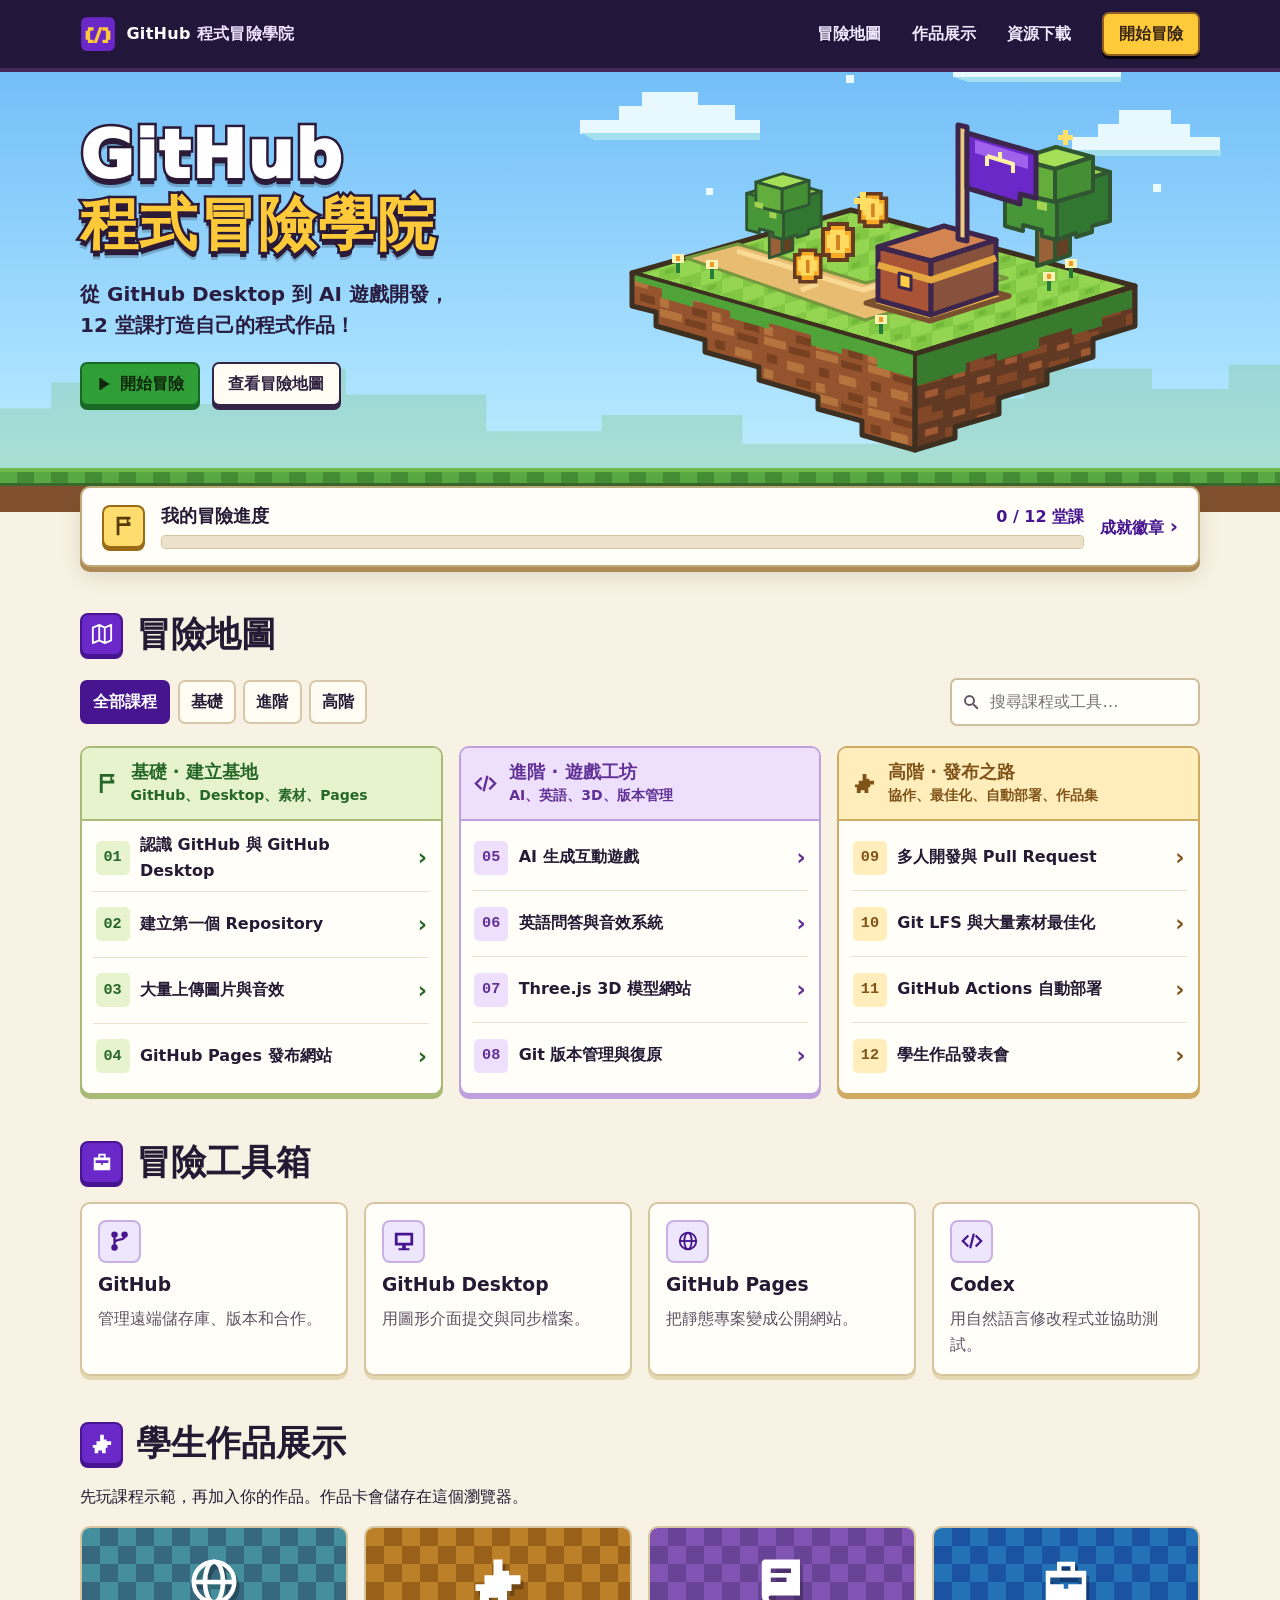
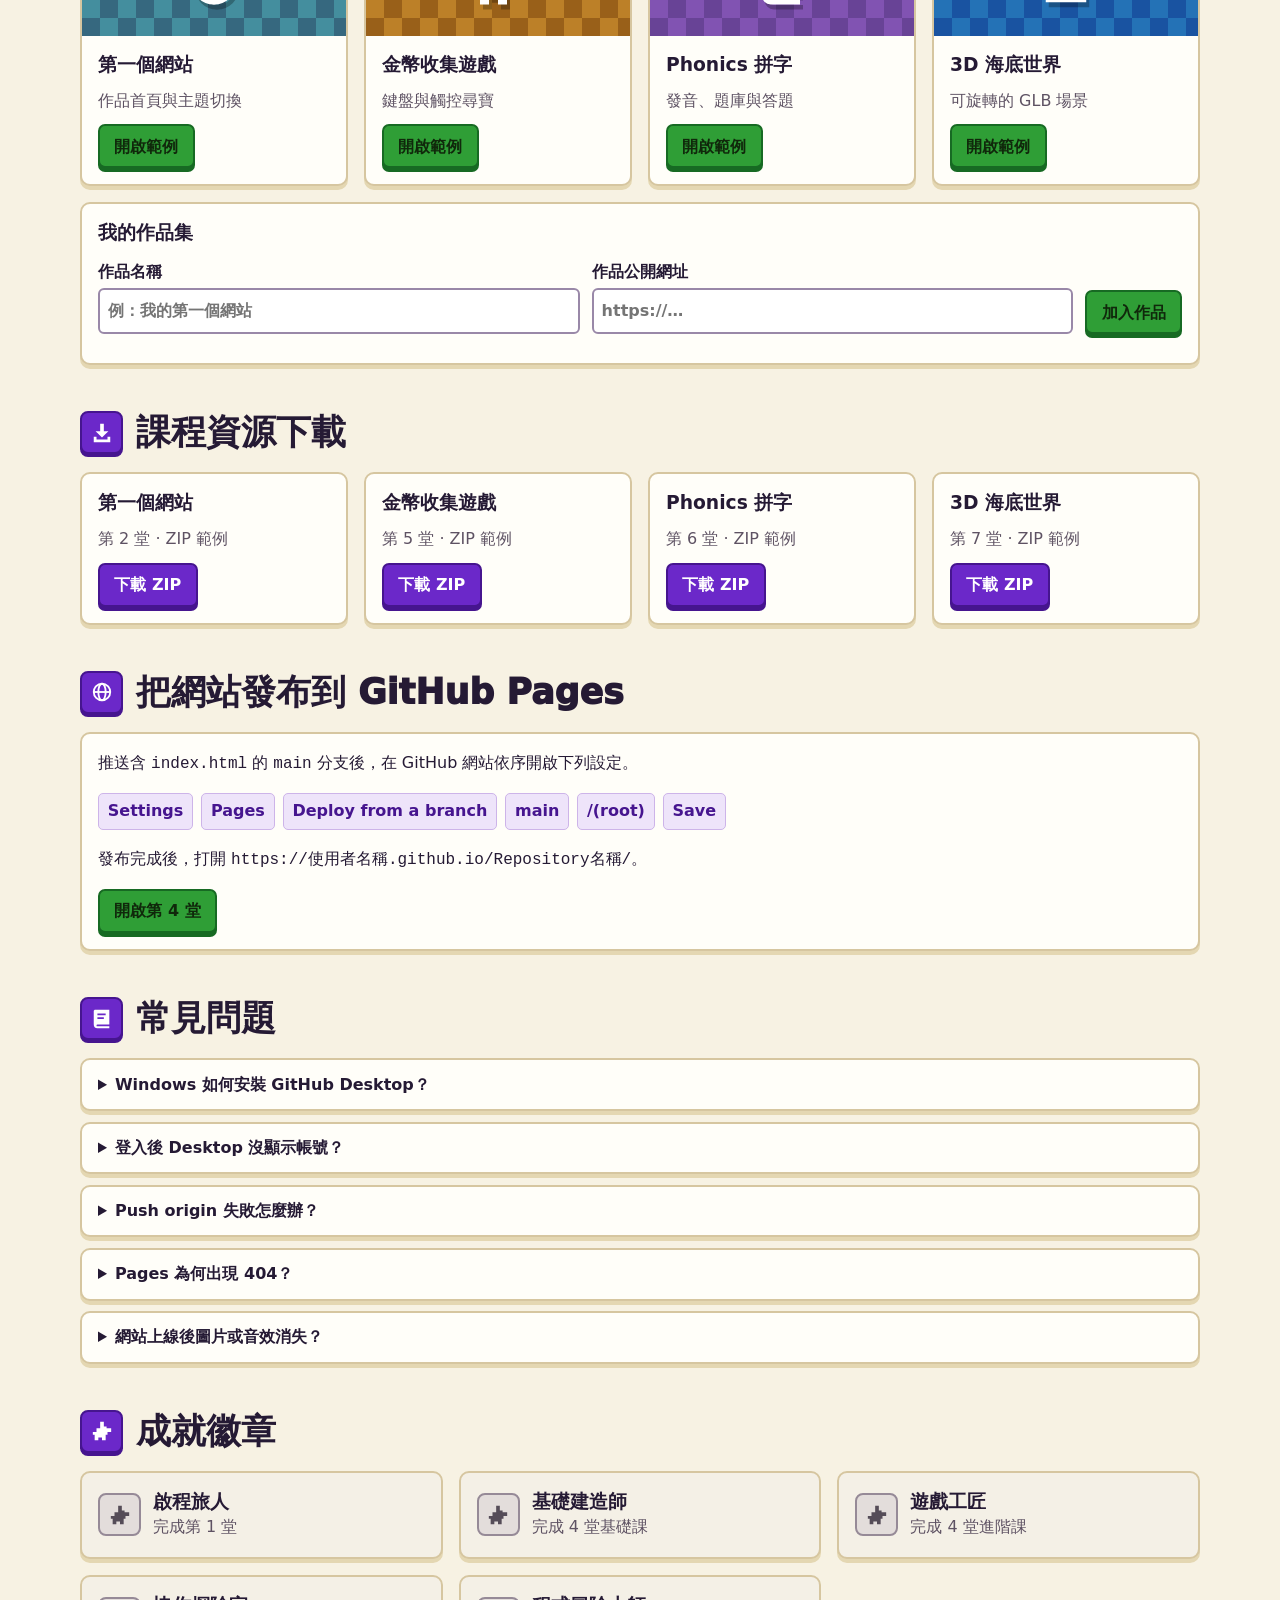
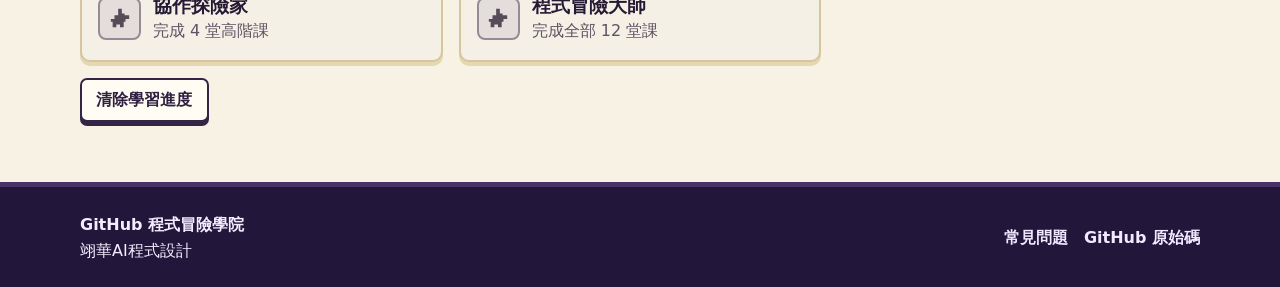
<file: index.html>
<!doctype html>
<html lang="zh-Hant">
<head>
  <meta charset="utf-8">
  <meta name="viewport" content="width=device-width, initial-scale=1">
  <meta name="description" content="從 GitHub Desktop 到 AI 遊戲開發，12 堂互動課帶你完成自己的程式作品。">
  <meta name="theme-color" content="#22163a">
  <title>GitHub 程式冒險學院</title>
  <link rel="icon" href="./assets/images/favicon.svg" type="image/svg+xml">
  <link rel="stylesheet" href="./css/style.css">
  <script type="module" src="./js/app.js"></script>
</head>
<body>
  <a class="skip" href="#main">跳到主要內容</a>
  <header class="top">
    <div class="wrap top-inner">
      <a class="brand" href="#home" aria-label="GitHub 程式冒險學院首頁"><svg aria-hidden="true"><use href="./assets/images/icons.svg#brand"/></svg><span>GitHub <b>程式冒險學院</b></span></a>
      <button class="menu btn btn-light" id="menu" type="button" aria-expanded="false" aria-controls="top-nav">選單</button>
      <nav id="top-nav" aria-label="網站導覽">
        <a href="#map">冒險地圖</a><a href="#gallery">作品展示</a><a href="#resources">資源下載</a>
        <a class="nav-start" href="#lesson-1" data-continue>開始冒險</a>
      </nav>
    </div>
  </header>
  <main id="main" tabindex="-1">
    <div id="home">
      <section class="hero" aria-labelledby="hero-title">
        <div class="wrap hero-inner">
          <div class="hero-copy">
            <h1 id="hero-title"><span>GitHub</span><br>程式冒險學院</h1>
            <p>從 GitHub Desktop 到 AI 遊戲開發，<br class="desktop-break">12 堂課打造自己的程式作品！</p>
            <div class="actions">
              <a class="btn btn-green" href="#lesson-1" data-continue><svg aria-hidden="true"><use href="./assets/images/icons.svg#play"/></svg>開始冒險</a>
              <a class="btn btn-light" href="#map">查看冒險地圖</a>
            </div>
          </div>
          <img class="hero-scene" src="./assets/images/adventure.svg" width="680" height="440" alt="">
        </div>
      </section>
      <div class="wrap home-body">
        <section class="progress-card" aria-labelledby="progress-title">
          <span class="icon-tile progress-icon"><svg aria-hidden="true"><use href="./assets/images/icons.svg#flag"/></svg></span>
          <div class="progress-main">
            <div class="progress-row"><h2 id="progress-title">我的冒險進度</h2><strong data-count>0 / 12 堂課</strong></div>
            <progress id="overall-progress" aria-labelledby="progress-title" value="0" max="12"></progress>
          </div>
          <a class="progress-link" href="#achievements">成就徽章 <span aria-hidden="true">›</span></a>
        </section>
        <section id="map" class="section" aria-labelledby="map-title">
          <div class="section-heading"><span class="icon-tile"><svg aria-hidden="true"><use href="./assets/images/icons.svg#map"/></svg></span><h2 id="map-title">冒險地圖</h2></div>
          <div class="map-controls">
            <div class="filters" role="group" aria-label="課程階段"></div>
            <label class="search"><svg aria-hidden="true"><use href="./assets/images/icons.svg#search"/></svg><input id="search" type="search" placeholder="搜尋課程或工具…" aria-label="搜尋課程或工具"></label>
          </div>
          <div class="map-grid" id="lesson-map"></div>
          <p id="map-message" role="status" hidden>找不到符合的課程。試試 Git、音效或部署。</p>
        </section>
        <section id="tools" class="section" aria-labelledby="tools-title">
          <div class="section-heading"><span class="icon-tile"><svg aria-hidden="true"><use href="./assets/images/icons.svg#box"/></svg></span><h2 id="tools-title">冒險工具箱</h2></div>
          <div id="tool-grid" class="tool-grid"></div>
        </section>
        <section id="gallery" class="section" aria-labelledby="gallery-title">
          <div class="section-heading"><span class="icon-tile"><svg aria-hidden="true"><use href="./assets/images/icons.svg#star"/></svg></span><h2 id="gallery-title">學生作品展示</h2></div>
          <p>先玩課程示範，再加入你的作品。作品卡會儲存在這個瀏覽器。</p>
          <div id="example-gallery" class="gallery-grid"></div>
          <div class="box portfolio">
            <h3>我的作品集</h3>
            <form id="portfolio-form">
              <label>作品名稱<input name="name" maxlength="60" required placeholder="例：我的第一個網站"></label>
              <label>作品公開網址<input name="url" type="url" maxlength="1000" required placeholder="https://…"></label>
              <button class="btn btn-green">加入作品</button>
            </form>
            <p id="portfolio-status" role="status"></p>
            <ul id="portfolio-list"></ul>
          </div>
        </section>
        <section id="resources" class="section" aria-labelledby="resources-title">
          <div class="section-heading"><span class="icon-tile"><svg aria-hidden="true"><use href="./assets/images/icons.svg#download"/></svg></span><h2 id="resources-title">課程資源下載</h2></div>
          <div id="downloads" class="resource-grid"></div>
        </section>
        <section id="pages" class="section" aria-labelledby="pages-title">
          <div class="section-heading"><span class="icon-tile"><svg aria-hidden="true"><use href="./assets/images/icons.svg#globe"/></svg></span><h2 id="pages-title">把網站發布到 GitHub Pages</h2></div>
          <div class="box pages-card">
            <p>推送含 <code>index.html</code> 的 <code>main</code> 分支後，在 GitHub 網站依序開啟下列設定。</p>
            <ol class="flow"><li>Settings</li><li>Pages</li><li>Deploy from a branch</li><li>main</li><li>/(root)</li><li>Save</li></ol>
            <p>發布完成後，打開 <code>https://使用者名稱.github.io/Repository名稱/</code>。</p>
            <a class="btn btn-green" href="#lesson-4">開啟第 4 堂</a>
          </div>
        </section>
        <section id="faq" class="section" aria-labelledby="faq-title">
          <div class="section-heading"><span class="icon-tile"><svg aria-hidden="true"><use href="./assets/images/icons.svg#book"/></svg></span><h2 id="faq-title">常見問題</h2></div>
          <div id="faq-items"></div>
        </section>
        <section id="achievements" class="section" aria-labelledby="achievement-title">
          <div class="section-heading"><span class="icon-tile"><svg aria-hidden="true"><use href="./assets/images/icons.svg#star"/></svg></span><h2 id="achievement-title">成就徽章</h2></div>
          <div id="badge-grid" class="badge-grid"></div>
          <button class="btn btn-light reset-btn" type="button" id="reset-progress">清除學習進度</button>
        </section>
      </div>
    </div>
    <section class="wrap lesson-layout" id="lesson-view" aria-label="課程" hidden>
      <aside aria-label="課程索引">
        <div class="sidebar">
          <a href="#map" class="back-link">‹ 回冒險地圖</a>
          <p data-count>0 / 12 堂課</p>
          <details id="lesson-menu"><summary>課程導覽</summary><nav id="lesson-nav" aria-label="12 堂課"></nav></details>
        </div>
      </aside>
      <article id="lesson-content" class="lesson-content"></article>
    </section>
  </main>
  <footer><div class="wrap footer-inner"><div><b>GitHub 程式冒險學院</b><br>翊華AI程式設計</div><div><a href="#faq">常見問題</a><a href="https://github.com/JackChung-Taiwan/github_tutorial">GitHub 原始碼</a></div></div></footer>
  <div id="toast" role="status" aria-live="polite"></div>
</body>
</html>
</file>
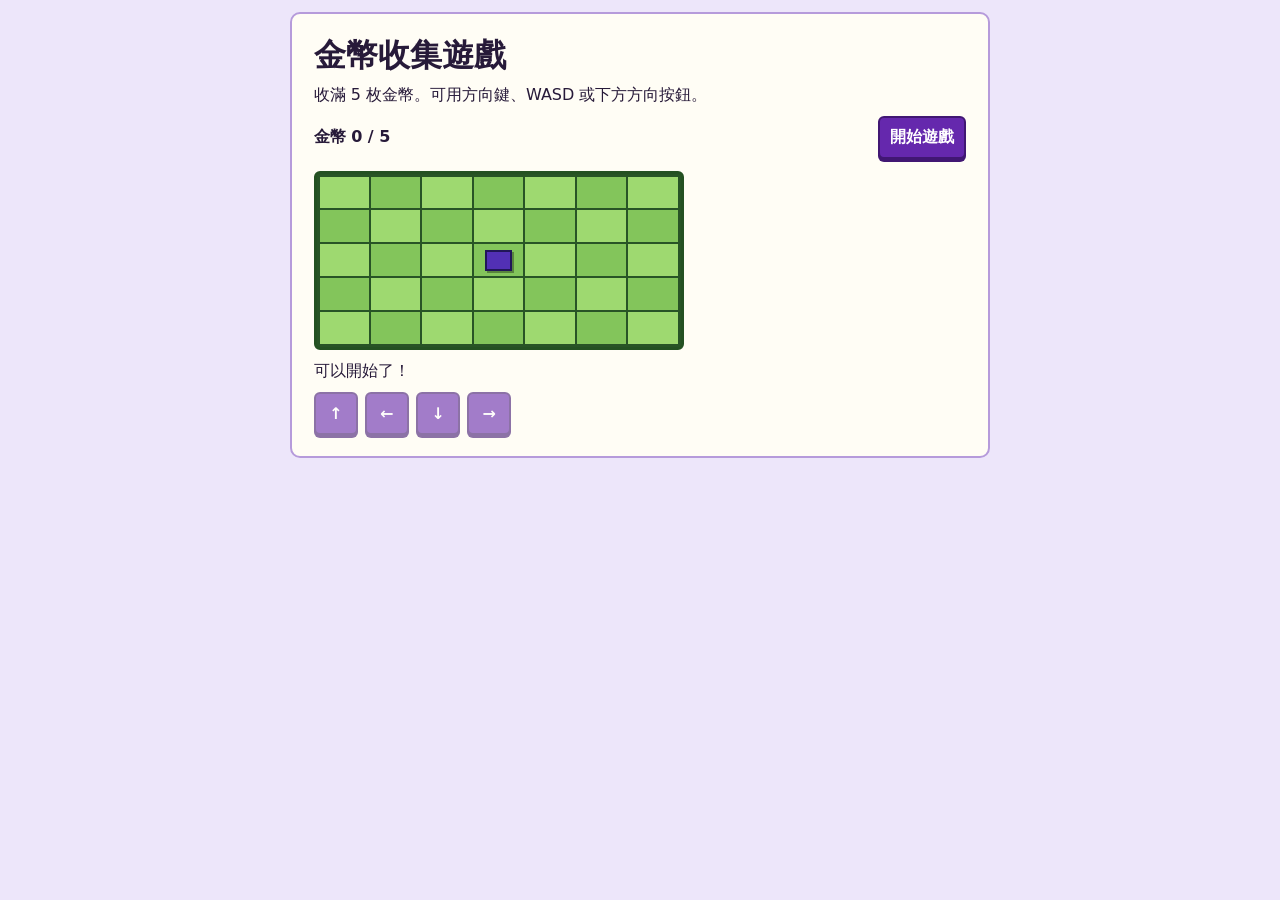
<file: examples/coin-game/index.html>
<!doctype html>
<html lang="zh-Hant">
<head>
  <meta charset="utf-8">
  <meta name="viewport" content="width=device-width, initial-scale=1">
  <title>金幣收集遊戲</title>
  <link rel="stylesheet" href="./style.css">
  <link rel="icon" href="./icon.svg" type="image/svg+xml">
  <script defer src="./game.js"></script>
</head>
<body>
  <main>
    <h1>金幣收集遊戲</h1>
    <p id="instructions">收滿 5 枚金幣。可用方向鍵、WASD 或下方方向按鈕。</p>
    <div class="scorebar"><strong id="score">金幣 0 / 5</strong><button id="start" type="button">開始遊戲</button></div>
    <div id="game" tabindex="0" role="group" aria-label="金幣遊戲棋盤" aria-describedby="instructions position"></div>
    <p id="position" role="status">可以開始了！</p>
    <div class="dpad" aria-label="移動方向">
      <button type="button" data-move="up" aria-label="上" disabled>↑</button>
      <button type="button" data-move="left" aria-label="左" disabled>←</button>
      <button type="button" data-move="down" aria-label="下" disabled>↓</button>
      <button type="button" data-move="right" aria-label="右" disabled>→</button>
    </div>
  </main>
</body>
</html>
</file>
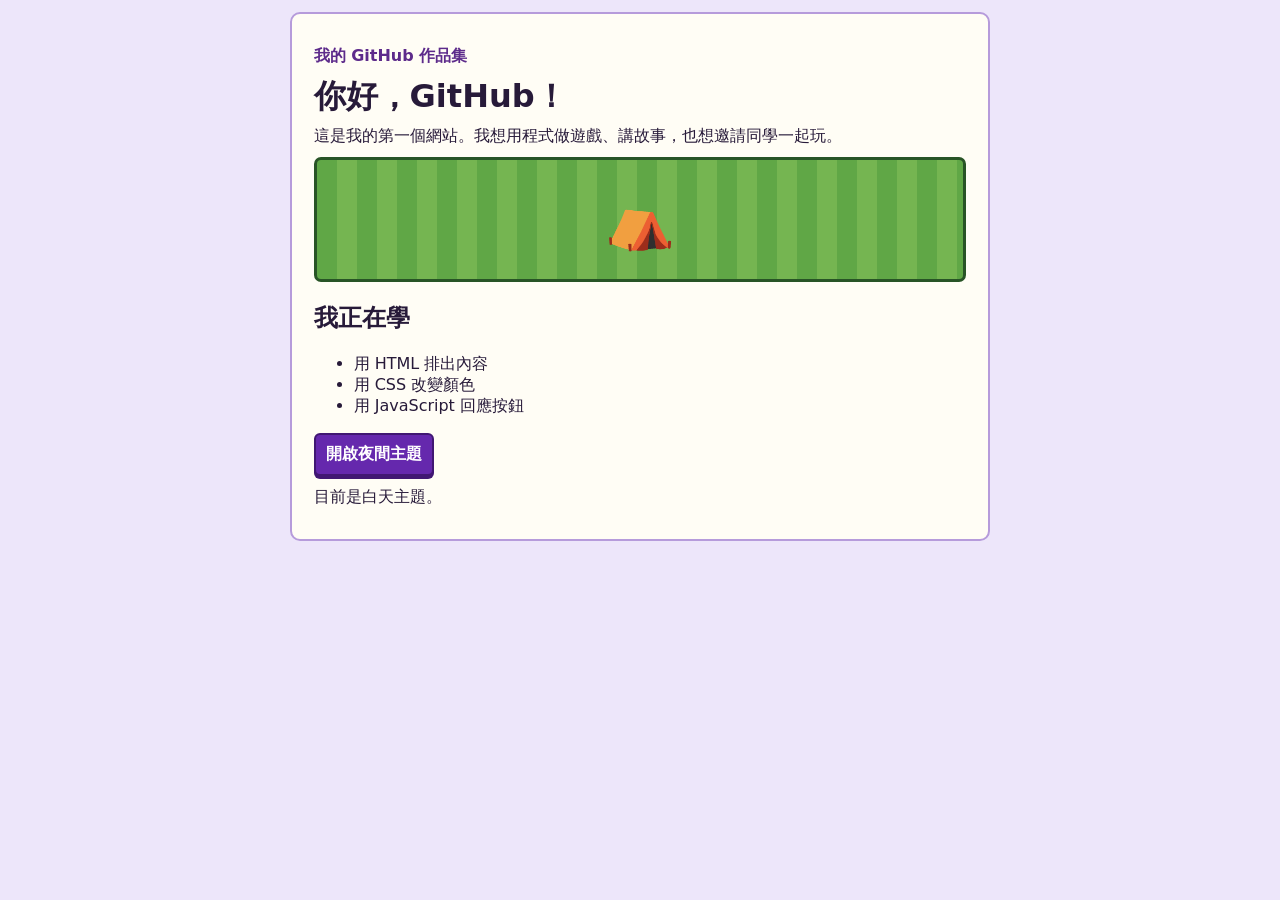
<file: examples/first-website/index.html>
<!doctype html>
<html lang="zh-Hant">
<head>
  <meta charset="utf-8">
  <meta name="viewport" content="width=device-width, initial-scale=1">
  <title>我的第一個網站</title>
  <link rel="stylesheet" href="./style.css">
  <link rel="icon" href="./icon.svg" type="image/svg+xml">
  <script defer src="./app.js"></script>
</head>
<body>
  <main>
    <p class="eyebrow">我的 GitHub 作品集</p>
    <h1>你好，GitHub！</h1>
    <p>這是我的第一個網站。我想用程式做遊戲、講故事，也想邀請同學一起玩。</p>
    <div class="scene" aria-hidden="true"><span>⛺</span></div>
    <h2>我正在學</h2>
    <ul><li>用 HTML 排出內容</li><li>用 CSS 改變顏色</li><li>用 JavaScript 回應按鈕</li></ul>
    <button id="theme" type="button" aria-pressed="false">開啟夜間主題</button>
    <p id="theme-status" role="status">目前是白天主題。</p>
  </main>
</body>
</html>
</file>
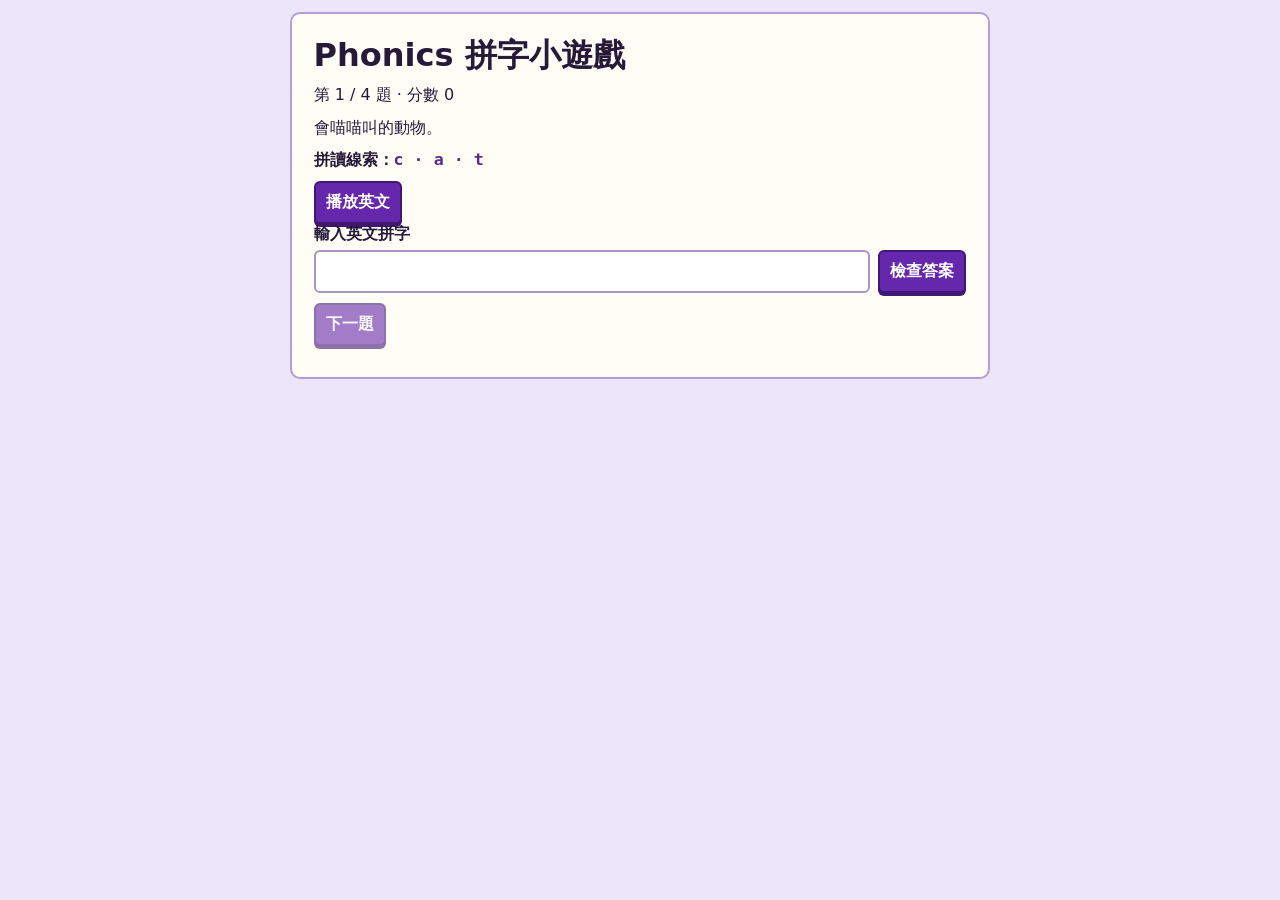
<file: examples/phonics-game/index.html>
<!doctype html>
<html lang="zh-Hant">
<head>
  <meta charset="utf-8">
  <meta name="viewport" content="width=device-width, initial-scale=1">
  <title>Phonics 拼字小遊戲</title>
  <link rel="stylesheet" href="./style.css">
  <link rel="icon" href="./icon.svg" type="image/svg+xml">
  <script defer src="./game.js"></script>
</head>
<body>
  <main>
    <h1>Phonics 拼字小遊戲</h1>
    <p id="counter">讀取題庫中…</p>
    <p id="tip"></p>
    <p><strong>拼讀線索：</strong><span id="chunks"></span></p>
    <div class="actions"><button id="speak" type="button" disabled>播放英文</button></div>
    <p id="speech-status" role="status"></p>
    <form id="spelling">
      <label for="answer">輸入英文拼字</label>
      <div class="answer-row"><input id="answer" autocomplete="off" autocapitalize="off" spellcheck="false" maxlength="30" disabled>
        <button id="check" disabled>檢查答案</button></div>
    </form>
    <div class="actions">
      <button id="next" type="button" disabled>下一題</button>
      <button id="restart" type="button" hidden>再玩一次</button>
    </div>
    <p id="feedback" role="status"></p>
  </main>
</body>
</html>
</file>
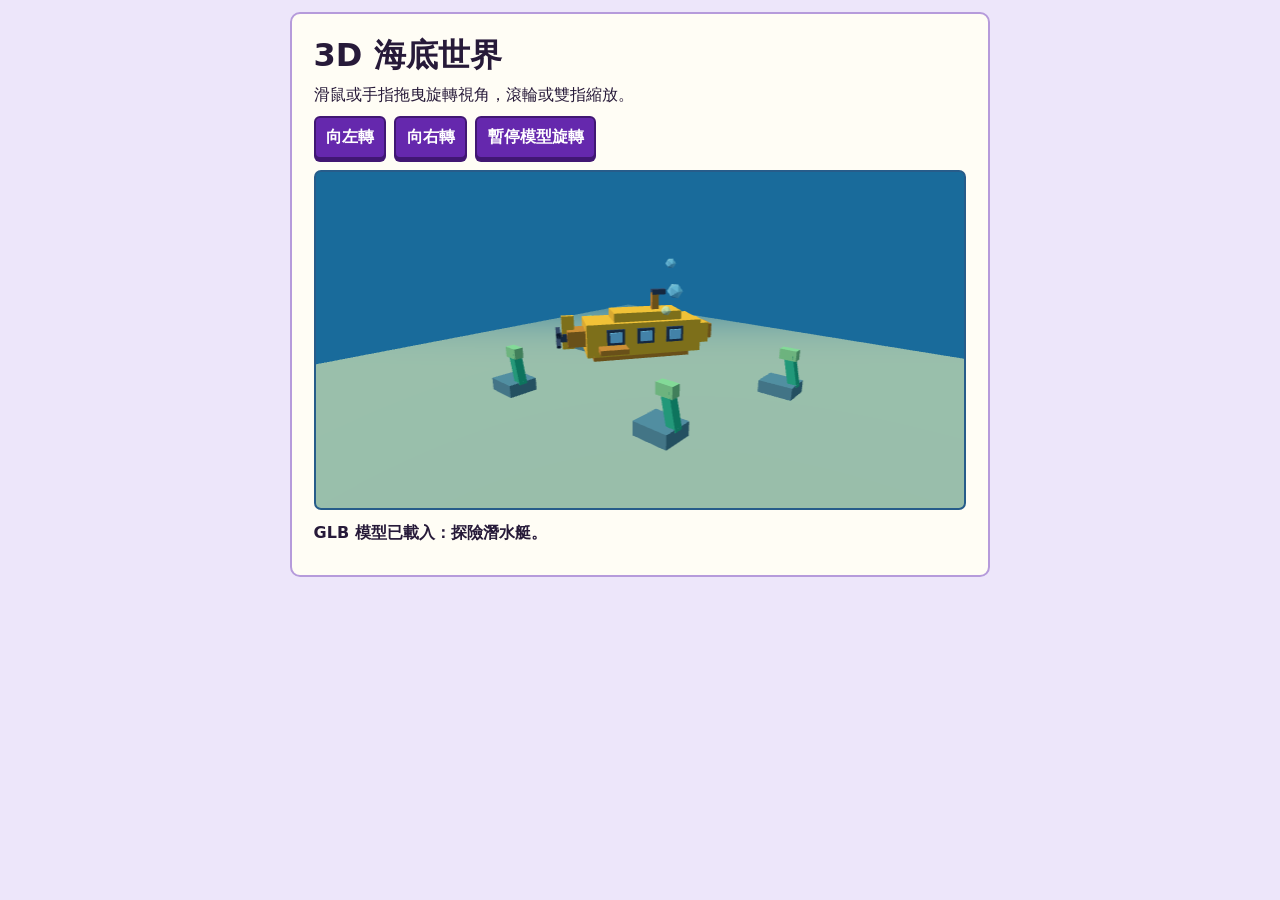
<file: examples/threejs-ocean/index.html>
<!doctype html>
<html lang="zh-Hant">
<head>
  <meta charset="utf-8">
  <meta name="viewport" content="width=device-width, initial-scale=1">
  <title>Three.js 3D 海底世界</title>
  <link rel="stylesheet" href="./style.css">
  <link rel="icon" href="./icon.svg" type="image/svg+xml">
  <script type="importmap">
    {
      "imports": {
        "three": "./vendor/core/three.module.min.js",
        "three/addons/": "./vendor/addons/"
      }
    }
  </script>
  <script type="module" src="./ocean.js"></script>
</head>
<body>
  <main>
    <h1>3D 海底世界</h1>
    <p>滑鼠或手指拖曳旋轉視角，滾輪或雙指縮放。</p>
    <div class="actions" aria-label="相機控制">
      <button id="left" type="button" disabled>向左轉</button>
      <button id="right" type="button" disabled>向右轉</button>
      <button id="spin" type="button" aria-pressed="false" disabled>暫停模型旋轉</button>
    </div>
    <figure id="ocean" aria-label="3D 海床與潛水艇"></figure>
    <p id="status" role="status">載入海底世界…</p>
  </main>
</body>
</html>
</file>
<file: css/style.css>
:root {
  --purple:#6b28c9; --purple-dark:#46158f; --green:#2f9e36; --green-dark:#176a23;
  --gold:#ffca39; --cream:#fffdf3; --paper:#fffef9; --sky:#81c9ff;
  --ink:#251a34; --muted:#5e5263; --soil:#e5d9b7; --shell:#f7f2e3;
  --night:#22163a; --radius:10px; --shadow:0 4px 0 #e4d7b2;
}
*, *::before, *::after {box-sizing:border-box}
html {scroll-padding-top:1rem}
body {margin:0;font:1rem/1.65 "Noto Sans TC","Microsoft JhengHei",system-ui,sans-serif;color:var(--ink);background:var(--shell)}
h1,h2,h3,h4,p,figure {margin:0}
h2,h3,h4 {line-height:1.35}
a {color:var(--purple-dark);text-underline-offset:.2em}
img,svg {display:block;max-width:100%}
button,input,select {font:inherit}
button,summary {cursor:pointer}
input,select {min-width:0;max-width:100%}
[hidden] {display:none!important}
:focus-visible {outline:3px solid #1367b5;outline-offset:4px}
.top :focus-visible,footer :focus-visible {outline-color:var(--gold)}
.wrap {width:min(1120px, calc(100% - 64px));margin-inline:auto}
.skip {position:fixed;top:.5rem;left:.5rem;z-index:20;background:white;padding:.65rem 1rem;transform:translateY(-160%)}
.skip:focus {transform:none}
.sr-only {position:absolute;width:1px;height:1px;padding:0;margin:-1px;overflow:hidden;clip-path:inset(50%);white-space:nowrap}
.top {background:var(--night);color:#fff;border-bottom:4px solid #422959}
.top-inner,.footer-inner {display:flex;align-items:center;justify-content:space-between;gap:1rem;min-height:68px}
.brand {color:inherit;text-decoration:none;display:flex;align-items:center;gap:.65rem;font-weight:850;letter-spacing:.02em;line-height:1.2}
.brand svg {width:36px;height:36px;flex:none}
.brand b {color:#efe1ff}
.top nav {display:flex;align-items:center;gap:clamp(.8rem,2.4vw,2rem)}
.top nav a,footer a {color:#f1e9ff;font-weight:750;text-decoration:none}
.top nav a:hover,footer a:hover {text-decoration:underline}
.top nav .nav-start {padding:.45rem .95rem;background:var(--gold);color:#392514;border:2px solid #8f6021;border-radius:7px;box-shadow:0 3px 0 #080311}
.menu {display:none!important}
.hero {position:relative;overflow:hidden;background:linear-gradient(#74bff8 1%,#a8e1ff 71%,#c2edfb);border-bottom:26px solid #81512e}
.hero::before,.hero::after {content:"";position:absolute;inset:auto 0 0;pointer-events:none}
.hero::before {height:33%;background:#70bb63;opacity:.26;clip-path:polygon(0 43%,4% 43%,4% 24%,13% 24%,13% 40%,20% 40%,20% 14%,27% 14%,27% 33%,38% 33%,38% 60%,47% 60%,47% 48%,58% 48%,58% 69%,72% 69%,72% 36%,80% 36%,80% 14%,90% 14%,90% 29%,96% 29%,96% 11%,100% 11%,100% 100%,0 100%)}
.hero::after {height:18px;background:repeating-conic-gradient(#458d35 0 25%,#58a843 0 50%) 0 0/34px 24px;border-top:4px solid #6fba4a;border-bottom:3px solid #38682e}
.hero-inner {position:relative;isolation:isolate;display:grid;grid-template-columns:1fr 1fr;align-items:center;min-height:414px;padding-block:36px 68px}
.hero-copy {z-index:1}
.hero h1 {font-size:clamp(2.25rem,4.5vw,4.4rem);font-weight:1000;line-height:1.12;letter-spacing:.025em;color:var(--gold);paint-order:stroke fill;-webkit-text-stroke:5px #2b1b39;text-shadow:0 6px #2b1b39,0 9px #0003}
.hero h1 span {font-size:1.13em;color:#fff}
.hero p {margin:1.35rem 0;font-weight:850;font-size:clamp(1rem,1.7vw,1.25rem);line-height:1.55;color:#291d41}
.hero-scene {width:min(62vw,680px);max-width:none;height:auto;position:absolute;right:-3%;bottom:26px;z-index:-1}
.actions {display:flex;gap:.75rem;align-items:center;flex-wrap:wrap}
.btn {display:inline-flex;align-items:center;justify-content:center;gap:.45rem;text-decoration:none;border:2px solid var(--edge,#342547);border-radius:7px;background:var(--fill,#fffdf3);color:var(--text,#2f2040);padding:.58rem .9rem;min-height:44px;font-weight:850;line-height:1.35;text-align:center;box-shadow:0 4px 0 var(--edge,#342547);transition:transform .12s,box-shadow .12s,filter .12s}
.btn svg {width:1rem;height:1rem;flex:none}
.btn:hover:not(:disabled) {filter:brightness(1.06)}
.btn:active:not(:disabled) {transform:translateY(3px);box-shadow:0 1px 0 var(--edge,#342547)}
.btn:disabled {opacity:.6;cursor:default}
.btn-green {--fill:var(--green);--edge:var(--green-dark);--text:#10280b}
.btn-gold {--fill:var(--gold);--edge:#85571b;--text:#2e2110}
.btn-purple {--fill:var(--purple);--edge:var(--purple-dark);--text:#fff}
.btn-light {--fill:var(--cream)}
.home-body {position:relative;margin-top:-26px;padding-bottom:60px}
.progress-card {display:grid;grid-template-columns:auto minmax(0,1fr) auto;align-items:center;gap:1rem;background:var(--paper);border:2px solid #bfaa7a;border-radius:var(--radius);padding:1rem 1.25rem;box-shadow:0 5px 0 #ac8b56,0 9px 20px #513a1b23}
.icon-tile {width:43px;height:43px;display:grid;place-items:center;flex:none;background:var(--purple);color:#fff;border:2px solid var(--purple-dark);border-radius:8px;box-shadow:0 3px 0 var(--purple-dark)}
.icon-tile svg {width:22px;height:22px}
.progress-icon {color:#573c0a;background:#ffdc6e;border-color:#9a6a16;box-shadow:0 3px 0 #9a6a16}
.progress-main {min-width:0}
.progress-row {display:flex;justify-content:space-between;align-items:baseline;gap:.5rem;margin-bottom:.3rem}
.progress-row h2 {font-size:1.15rem}
[data-count],.progress-link {font-weight:850;color:var(--purple-dark)}
.progress-link {text-decoration:none;white-space:nowrap}
.progress-link:hover {text-decoration:underline}
.progress-link span {font-size:1.25em}
progress {display:block;width:100%;height:.85rem;appearance:none;background:#ece2cc;border:1px solid #d5c49c;border-radius:4px;overflow:hidden;color:var(--green)}
progress::-webkit-progress-bar {background:#ece2cc}
progress::-webkit-progress-value {background:repeating-linear-gradient(90deg,#368f38 0 14px,#4ba844 14px 28px)}
progress::-moz-progress-bar {background:#368f38}
.section {margin-top:2.75rem;scroll-margin-top:1.5rem}
.section-heading {display:flex;align-items:center;gap:.8rem;margin-bottom:1rem}
.section-heading h2 {font-size:clamp(1.6rem,3vw,2.18rem);font-weight:950}
.section>p {margin-bottom:1rem}
.map-controls {display:flex;align-items:center;justify-content:space-between;gap:.8rem;flex-wrap:wrap;margin:1.25rem 0}
.filters {display:flex;flex-wrap:wrap;gap:.45rem}
.filters button {font-weight:800;border:2px solid #d7c9a8;border-radius:7px;background:var(--cream);color:var(--ink);padding:.4rem .7rem;min-height:44px}
.filters button[aria-pressed="true"] {background:var(--purple-dark);color:#fff;border-color:var(--purple-dark)}
.search {display:flex;align-items:center;flex:0 1 250px;gap:.5rem;background:var(--paper);border:2px solid #cdbf9d;border-radius:7px;padding:0 .65rem;color:var(--muted)}
.search svg {width:18px;height:18px;flex:none}
.search input {background:none;border:0;width:100%;min-height:44px;color:var(--ink)}
.search:focus-within {outline:3px solid #1367b5;outline-offset:2px}
.search input:focus-visible {outline:none}
.map-grid,.gallery-grid,.badge-grid {display:grid;grid-template-columns:repeat(3,minmax(0,1fr));gap:1rem}
.map-grid[data-filtered="true"] {grid-template-columns:minmax(0,1fr)}
.stage {background:var(--paper);border:2px solid var(--stage-border);box-shadow:0 4px 0 var(--stage-border);border-radius:var(--radius);overflow:hidden}
.stage-0 {--stage:#266728;--stage-fill:#e6f3cd;--stage-border:#a7bb76}
.stage-1 {--stage:#603096;--stage-fill:#eee0fc;--stage-border:#bea0dd}
.stage-2 {--stage:#805319;--stage-fill:#ffedbb;--stage-border:#cfaa62}
.stage-head {display:flex;align-items:center;gap:.75rem;background:var(--stage-fill);padding:.75rem .85rem;border-bottom:2px solid var(--stage-border);color:var(--stage)}
.stage-head svg {width:23px;height:23px;flex:none}
.stage-head h3 {font-size:1.12rem;font-weight:900}
.stage-head p {font-size:.875rem;font-weight:700}
.stage-list {margin:0;padding:.25rem .7rem;list-style:none}
.stage-list li+li {border-top:1px solid #eae2cf}
.lesson-link {display:flex;align-items:center;gap:.65rem;min-height:65px;color:var(--ink);font-weight:850;text-decoration:none;padding:.4rem .15rem}
.lesson-link:hover .lesson-name {color:var(--purple);text-decoration:underline}
.lesson-no {font:800 .95rem/1 ui-monospace,monospace;display:grid;place-items:center;min-width:34px;height:34px;border-radius:5px;background:var(--stage-fill,#efe4f9);color:var(--stage,var(--purple-dark))}
.lesson-name {flex:1;min-width:0}
.lesson-link .arrow {color:var(--stage);font-size:1.4rem;font-weight:700}
.tool-grid,.resource-grid {display:grid;grid-template-columns:repeat(4,minmax(0,1fr));gap:1rem}
.gallery-grid {grid-template-columns:repeat(4,minmax(0,1fr))}
.box,.tool-card,.show-card,.resource,.badge,details.faq {background:var(--paper);border:2px solid #d6c6a0;border-radius:var(--radius);box-shadow:var(--shadow);min-width:0}
.box,.tool-card,.resource,.badge {padding:1rem}
.tool-card {display:grid;align-content:start;gap:.55rem;color:var(--ink);text-decoration:none}
.tool-card:hover h3 {text-decoration:underline;color:var(--purple)}
.tool-card .icon-tile {color:var(--purple-dark);background:#eee6fc;border-color:#c9afe3;box-shadow:none}
.tool-card p,.resource p,.show-card p,.badge p {color:var(--muted)}
.show-card {overflow:hidden}
.show-art {height:108px;display:grid;place-items:center;color:#fff;background:repeating-conic-gradient(var(--tile1) 0 25%,var(--tile2) 0 50%) 0 0/36px 36px}
.show-art svg {height:54px;width:54px;filter:drop-shadow(3px 5px #0004)}
.show-body,.resource {display:grid;gap:.65rem;justify-items:start}
.show-body {padding:1rem}
.portfolio {margin-top:1rem}
.portfolio form,.qr-form {display:flex;gap:.75rem;align-items:end;flex-wrap:wrap;margin:.8rem 0}
.portfolio form label,.qr-form label {display:grid;flex:1 1 190px;gap:.2rem;font-weight:800}
.portfolio input,.qr-form input,.practice input:not([type=checkbox]),.practice select {border:2px solid #9988a8;border-radius:6px;padding:.5rem;background:white;color:var(--ink);width:100%}
.practice input[type=checkbox],.task-check input {width:19px;height:19px;accent-color:var(--purple);vertical-align:middle}
.task-check {min-height:44px;display:flex;align-items:center;gap:.5rem;cursor:pointer}
.portfolio ul {margin:0;padding:0;list-style:none}
.portfolio li {display:flex;align-items:center;justify-content:space-between;gap:.5rem;overflow-wrap:anywhere;padding-block:.45rem}
.portfolio li+li {border-top:1px solid var(--soil)}
.flow {display:flex;flex-wrap:wrap;gap:.5rem;list-style:none;padding:0;margin:1rem 0}
.flow li {background:#eee4fa;color:var(--purple-dark);border:1px solid #cdb4e9;border-radius:5px;font-weight:800;padding:.25rem .55rem}
.pages-card .btn {margin-top:1rem}
details.faq {margin:.65rem 0}
details.faq summary {font-weight:850;padding:.7rem 1rem}
details.faq p {padding:0 1rem .85rem}
.badge {display:flex;align-items:center;gap:.75rem}
.badge[data-earned="false"] {background:#f4f0e6}
.badge[data-earned="false"] .icon-tile {background:#e3dddb;color:#554c58;border-color:#968a97;box-shadow:none}
.reset-btn {margin-top:1rem}
footer {background:var(--night);border-top:5px solid #493265;color:#f4ecff;padding:1.05rem 0}
.footer-inner>div:last-child {display:flex;gap:1rem;flex-wrap:wrap}
#toast {position:fixed;inset:auto 1rem 1rem auto;background:var(--night);color:white;border:2px solid #b799ef;border-radius:8px;padding:.65rem 1rem;box-shadow:0 4px 0 #140d20;font-weight:800;z-index:10;pointer-events:none}
#toast:empty {opacity:0}
.lesson-layout {display:grid;grid-template-columns:230px minmax(0,1fr);gap:1.25rem;padding-block:1.5rem 3rem}
.lesson-content {min-width:0}
.sidebar {position:sticky;top:1rem;background:var(--paper);border:2px solid #d6c6a0;border-radius:var(--radius);box-shadow:var(--shadow);padding:.85rem;max-height:calc(100vh - 2rem);overflow:auto}
.sidebar>p {margin:.5rem 0}
.back-link,.sidebar summary {font-weight:900}
.sidebar nav {display:grid;gap:.2rem;margin-top:.4rem}
.sidebar nav a {padding:.4rem;border-radius:5px;color:var(--ink);text-decoration:none;font-weight:750}
.sidebar nav a:hover,.sidebar nav [aria-current="page"] {background:#eee2fa;color:var(--purple-dark)}
.lesson-banner {border:2px solid var(--purple-dark);border-radius:var(--radius);background:linear-gradient(130deg,#3e177b,#7631cb);box-shadow:0 5px 0 var(--purple-dark);color:white;padding:clamp(1rem,4vw,2rem);margin-bottom:1.15rem}
.lesson-banner h1 {font-size:clamp(1.55rem,4vw,2.6rem);line-height:1.2;margin:.35rem 0 .55rem}
.lesson-banner strong {color:#ffe08e}
.lesson-panel {margin:1.1rem 0;background:var(--paper);border:2px solid #d0bd95;border-radius:var(--radius);box-shadow:var(--shadow);overflow:hidden;min-width:0}
.lesson-panel>h2 {background:#eee3fa;color:var(--purple-dark);padding:.65rem 1rem;border-bottom:2px solid #d8c0ee;font-size:1.22rem}
.panel-body {padding:1rem;min-width:0}
.panel-body>p+p,.panel-body>p+.actions,.panel-body>.actions+* {margin-top:.7rem}
.goal-grid,.steps-grid {display:grid;grid-template-columns:minmax(0,1.55fr) minmax(0,1fr);gap:1rem}
.goal-grid ul,.steps-grid ol {padding-left:1.5rem;margin:.45rem 0 0}
.steps-grid li+li {margin-top:.75rem}
.step-diagram {align-self:start;border:2px solid #d3c0e8;border-radius:8px;padding:.8rem;background:#f7f0ff}
.step-diagram figcaption {font-weight:900;color:var(--purple-dark)}
.step-diagram .flow {margin:.55rem 0 0}
.step-diagram .flow li {margin:0}
pre {margin:.6rem 0 1rem;max-height:310px;overflow:auto;background:#21172e;color:#fff4db;border-radius:7px;padding:.85rem;font-size:.92rem;line-height:1.55}
code {font-family:ui-monospace,Consolas,monospace;overflow-wrap:anywhere}
pre code {overflow-wrap:normal}
.practice {background:#f7f0ff;border:2px solid #d7c1ed;border-radius:8px;padding:.85rem;margin-top:.65rem}
.practice h3 {margin-bottom:.45rem}
.practice p,.practice .actions,.practice ul {margin:.5rem 0}
.practice :is(input,select):disabled {opacity:.8}
.practice-label {display:block;font-weight:800;margin:.6rem 0}
.practice ul {padding-left:1.4rem}
.practice-status,.quiz-feedback,.complete-status {font-weight:800;color:#483350;margin-top:.45rem}
.sort-list {display:grid;gap:.5rem;margin:.75rem 0}
.sort-list label {display:grid;align-items:center;grid-template-columns:minmax(0,1fr) minmax(0,1fr);gap:.5rem}
.practice-buttons {display:flex;gap:.5rem;flex-wrap:wrap}
.dropzone {border:2px dashed #8e6aad;background:#fffdf9;padding:.75rem;border-radius:7px}
.dropzone[data-drag="true"] {background:#e7d3ff}
.file-results li {overflow-wrap:anywhere}
.warn {color:#784300}
.blocked {color:#941717}
.qr-output img {width:230px;max-width:100%;height:auto;image-rendering:pixelated;background:#fff}
.demo-frame {display:block;width:100%;min-height:440px;border:2px solid #bda3d9;border-radius:8px;margin-top:.75rem;background:#fff}
.quiz-question {margin:0 0 .8rem;border:2px solid #d7c7a4;border-radius:7px;padding:.6rem .75rem;min-width:0}
.quiz-question legend {font-weight:900;padding:0 .25rem}
.quiz-options {display:grid;gap:.35rem}
.quiz-options label {display:flex;align-items:center;gap:.6rem;min-height:44px;border-radius:5px;padding:.35rem .5rem;background:#f7f1e5;cursor:pointer}
.quiz-options input {accent-color:var(--purple);width:19px;height:19px;flex:none}
.quiz-options label:has(input:checked) {background:#eee2fa}
.complete-row {display:flex;justify-content:space-between;gap:.75rem;flex-wrap:wrap}
@media (max-width:960px) {
  .wrap {width:calc(100% - 40px)}
  .hero-inner {min-height:380px}
  .tool-grid,.resource-grid,.gallery-grid {grid-template-columns:repeat(2,minmax(0,1fr))}
}
@media (max-width:740px) {
  .wrap {width:calc(100% - 28px)}
  .top-inner {min-height:60px;flex-wrap:wrap;padding-block:.45rem}
  .menu {display:inline-flex!important;min-height:40px;padding:.35rem .65rem}
  .top nav {display:none;width:100%;flex-direction:column;align-items:stretch;gap:.2rem;padding-bottom:.45rem}
  .top nav[data-open="true"] {display:flex}
  .top nav a {padding:.4rem .5rem;min-height:44px}
  .hero-inner {min-height:0;display:block;padding:30px 0 158px}
  .hero-scene {width:min(340px,70vw);right:0;bottom:11px}
  .hero h1 {-webkit-text-stroke-width:3px;text-shadow:0 4px #2b1b39,0 6px #0003}
  .hero p {margin:1rem 0}
  .desktop-break {display:none}
  .map-grid,.gallery-grid,.badge-grid,.lesson-layout {grid-template-columns:minmax(0,1fr)}
  .sidebar {position:static;max-height:none}
  .sidebar nav a {min-height:44px}
  .steps-grid,.goal-grid {grid-template-columns:minmax(0,1fr)}
  .footer-inner {align-items:start;flex-direction:column}
}
@media (max-width:420px) {
  .progress-card {grid-template-columns:auto minmax(0,1fr);gap:.55rem;padding:.75rem}
  .progress-row h2 {font-size:1rem}
  .progress-link {grid-column:2}
  .tool-grid,.resource-grid {grid-template-columns:minmax(0,1fr)}
  .search {flex:1 1 100%}
  .demo-frame {min-height:475px}
}
@media (prefers-reduced-motion:reduce) {
  *,*::before,*::after {scroll-behavior:auto!important;transition:none!important;animation:none!important}
}
</file>
<file: examples/coin-game/style.css>
:root {color-scheme:light;font-family:"Noto Sans TC","Microsoft JhengHei",system-ui,sans-serif}
* {box-sizing:border-box}
body {margin:0;background:#ede6fa;color:#271a39}
main {width:min(700px,100% - 24px);margin:12px auto;padding:clamp(.75rem,3vw,1.35rem);border:2px solid #b69bdb;border-radius:10px;background:#fffdf5}
h1 {margin:0;font-size:clamp(1.35rem,5vw,2rem);line-height:1.2}
p {margin:.55rem 0;line-height:1.5}
button,input {font:inherit}
button {font-weight:800;color:#fff;background:#6528ad;border:2px solid #411773;border-radius:6px;box-shadow:0 3px #411773;min-height:43px;padding:.35rem .65rem;cursor:pointer}
button:active:not(:disabled) {transform:translateY(2px);box-shadow:0 1px #411773}
button:disabled {opacity:.6;cursor:default}
button:focus-visible,a:focus-visible,input:focus-visible,[tabindex]:focus-visible {outline:3px solid #1364ad;outline-offset:3px}
[hidden] {display:none!important}
.actions {display:flex;flex-wrap:wrap;gap:.5rem}
@media (prefers-reduced-motion:reduce) { *,*::before,*::after {animation:none!important;transition:none!important} }
.scorebar {display:flex;align-items:center;justify-content:space-between;gap:.5rem;margin-bottom:.75rem}
#game {width:min(100%,370px);display:grid;grid-template-columns:repeat(7,1fr);gap:2px;border:3px solid #245122;background:#285426;border-radius:6px;padding:3px}
.cell {aspect-ratio:1.55;position:relative;background:#9ed970}
.cell:nth-child(even) {background:#83c55b}
.cell[data-piece=player]::before,.cell[data-piece=coin]::before {content:"";position:absolute;inset:18% 22%;background:#5230b5;border:2px solid #211658;box-shadow:2px 2px #0005}
.cell[data-piece=coin]::before {inset:14% 27%;background:#ffca39;border-color:#855921;border-radius:50%;box-shadow:inset 0 0 0 2px #ffe783,2px 2px #0005}
.dpad {display:flex;gap:.45rem;flex-wrap:wrap}
.dpad button {min-width:44px;touch-action:manipulation}
#position {min-height:1.5em}
</file>
<file: examples/first-website/style.css>
:root {color-scheme:light;font-family:"Noto Sans TC","Microsoft JhengHei",system-ui,sans-serif}
* {box-sizing:border-box}
body {margin:0;background:#ede6fa;color:#271a39}
main {width:min(700px,100% - 24px);margin:12px auto;padding:clamp(.75rem,3vw,1.35rem);border:2px solid #b69bdb;border-radius:10px;background:#fffdf5}
h1 {margin:0;font-size:clamp(1.35rem,5vw,2rem);line-height:1.2}
p {margin:.55rem 0;line-height:1.5}
button,input {font:inherit}
button {font-weight:800;color:#fff;background:#6528ad;border:2px solid #411773;border-radius:6px;box-shadow:0 3px #411773;min-height:43px;padding:.35rem .65rem;cursor:pointer}
button:active:not(:disabled) {transform:translateY(2px);box-shadow:0 1px #411773}
button:disabled {opacity:.6;cursor:default}
button:focus-visible,a:focus-visible,input:focus-visible,[tabindex]:focus-visible {outline:3px solid #1364ad;outline-offset:3px}
[hidden] {display:none!important}
.actions {display:flex;flex-wrap:wrap;gap:.5rem}
@media (prefers-reduced-motion:reduce) { *,*::before,*::after {animation:none!important;transition:none!important} }
.eyebrow {color:#5d2b8b;font-weight:900}
.scene {min-height:125px;display:grid;place-items:center;background:repeating-linear-gradient(90deg,#60a746 0 20px,#75b551 20px 40px);border:3px solid #285426;border-radius:7px}
.scene span {font-size:3.5rem}
body[data-dark="true"] {background:#221630;color:#fff0d3}
body[data-dark="true"] main {background:#36264b}
body[data-dark="true"] .eyebrow {color:#e0b4ff}
body[data-dark="true"] .scene {background:#334b68;border-color:#809bd2}
</file>
<file: examples/phonics-game/style.css>
:root {color-scheme:light;font-family:"Noto Sans TC","Microsoft JhengHei",system-ui,sans-serif}
* {box-sizing:border-box}
body {margin:0;background:#ede6fa;color:#271a39}
main {width:min(700px,100% - 24px);margin:12px auto;padding:clamp(.75rem,3vw,1.35rem);border:2px solid #b69bdb;border-radius:10px;background:#fffdf5}
h1 {margin:0;font-size:clamp(1.35rem,5vw,2rem);line-height:1.2}
p {margin:.55rem 0;line-height:1.5}
button,input {font:inherit}
button {font-weight:800;color:#fff;background:#6528ad;border:2px solid #411773;border-radius:6px;box-shadow:0 3px #411773;min-height:43px;padding:.35rem .65rem;cursor:pointer}
button:active:not(:disabled) {transform:translateY(2px);box-shadow:0 1px #411773}
button:disabled {opacity:.6;cursor:default}
button:focus-visible,a:focus-visible,input:focus-visible,[tabindex]:focus-visible {outline:3px solid #1364ad;outline-offset:3px}
[hidden] {display:none!important}
.actions {display:flex;flex-wrap:wrap;gap:.5rem}
@media (prefers-reduced-motion:reduce) { *,*::before,*::after {animation:none!important;transition:none!important} }
#chunks {font:800 1.04rem ui-monospace,monospace;color:#572b91}
#spelling label {display:block;font-weight:800}
.answer-row {display:flex;align-items:center;gap:.5rem;margin:.3rem 0 .65rem;flex-wrap:wrap}
#answer {flex:1;min-width:100px;border:2px solid #aa95c5;border-radius:6px;min-height:43px;padding:.4rem .55rem}
#feedback {font-weight:850;color:#4d287c}
#speech-status:empty {display:none}
</file>
<file: examples/threejs-ocean/style.css>
:root {color-scheme:light;font-family:"Noto Sans TC","Microsoft JhengHei",system-ui,sans-serif}
* {box-sizing:border-box}
body {margin:0;background:#ede6fa;color:#271a39}
main {width:min(700px,100% - 24px);margin:12px auto;padding:clamp(.75rem,3vw,1.35rem);border:2px solid #b69bdb;border-radius:10px;background:#fffdf5}
h1 {margin:0;font-size:clamp(1.35rem,5vw,2rem);line-height:1.2}
p {margin:.55rem 0;line-height:1.5}
button,input {font:inherit}
button {font-weight:800;color:#fff;background:#6528ad;border:2px solid #411773;border-radius:6px;box-shadow:0 3px #411773;min-height:43px;padding:.35rem .65rem;cursor:pointer}
button:active:not(:disabled) {transform:translateY(2px);box-shadow:0 1px #411773}
button:disabled {opacity:.6;cursor:default}
button:focus-visible,a:focus-visible,input:focus-visible,[tabindex]:focus-visible {outline:3px solid #1364ad;outline-offset:3px}
[hidden] {display:none!important}
.actions {display:flex;flex-wrap:wrap;gap:.5rem}
@media (prefers-reduced-motion:reduce) { *,*::before,*::after {animation:none!important;transition:none!important} }
#ocean {margin:.7rem 0;width:100%;height:clamp(200px,44vw,340px);border:2px solid #275c8a;border-radius:7px;overflow:hidden;background:#226893}
#ocean canvas {display:block;width:100%;height:100%;touch-action:none}
#status {font-weight:750}
</file>
